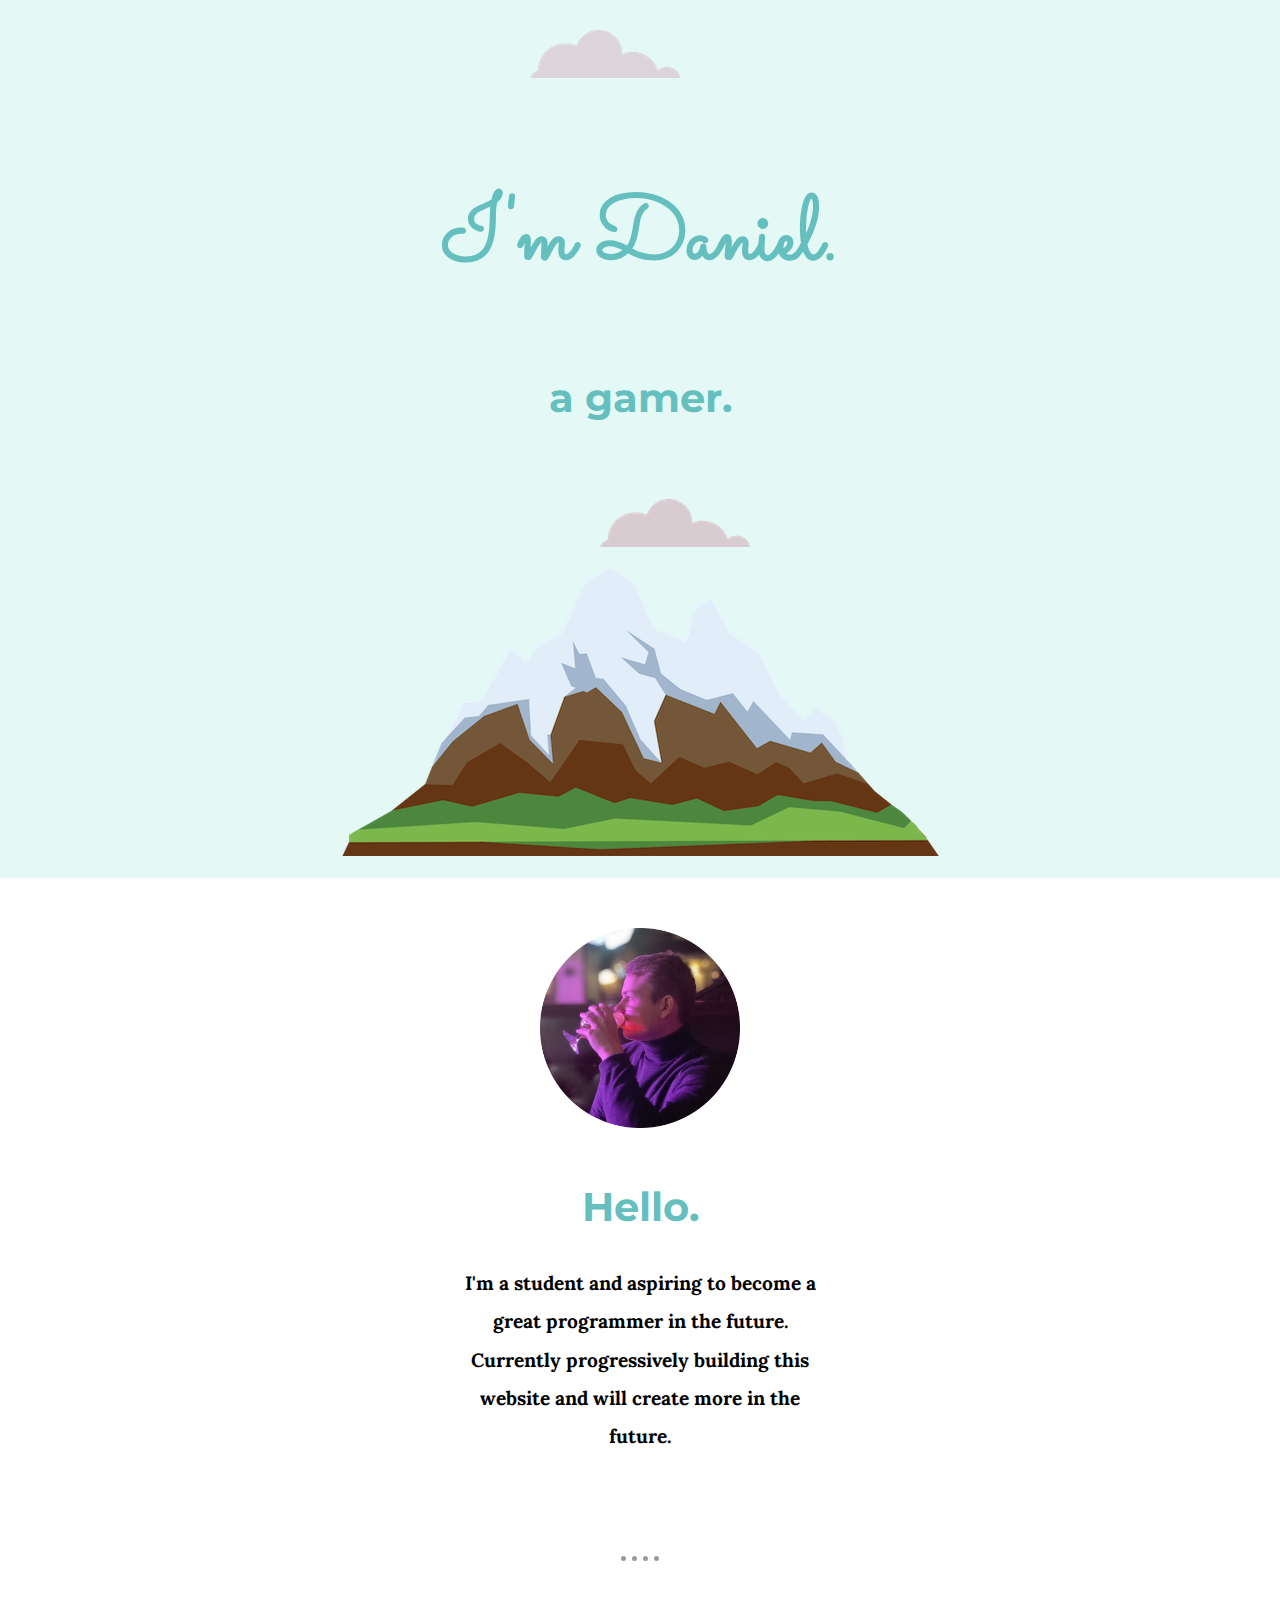
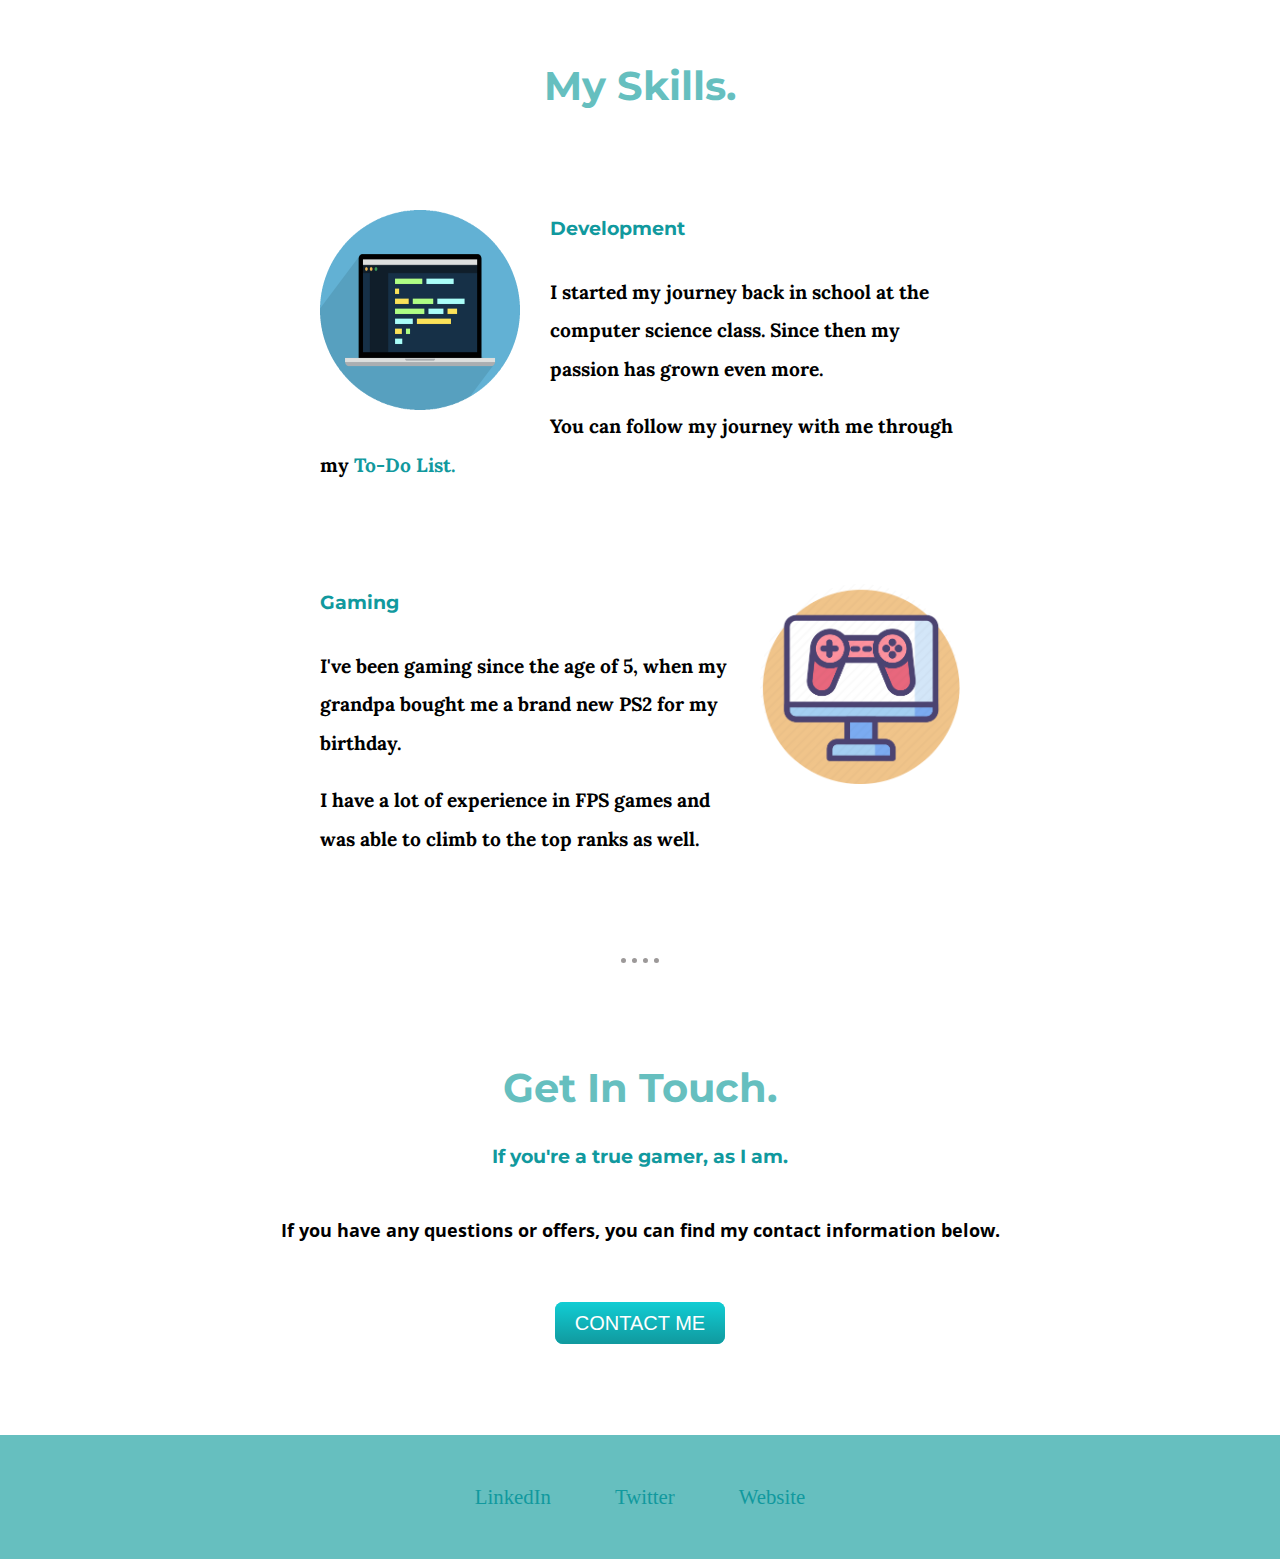
<file: index.html>
<!DOCTYPE html>
<html lang="en">

<head>
    <meta charset="UTF-8">
    <meta http-equiv="X-UA-Compatible" content="IE=edge">
    <meta name="viewport" content="width=device-width, initial-scale=1.0">
    <title>Ganz Dev / Web Developer</title>
    <link rel="stylesheet" href="css/styles.css">
    <link rel="icon" href="favicon.ico?v=2">
    <link rel="preconnect" href="https://fonts.googleapis.com">
    <link rel="preconnect" href="https://fonts.gstatic.com" crossorigin>
    <link
        href="https://fonts.googleapis.com/css2?family=Lora&family=Merriweather&family=Montserrat&family=Open+Sans&family=Sacramento&display=swap"
        rel="stylesheet">

</head>

<body>
    <div class="top-container">
        <img class="top-cloud" src="images/cloud.png" alt="top-cloud-img">
        <h1>I'm Daniel.</h1>
        <h2>a gamer.</h2>
        <img class="bot-cloud" src="images/cloud.png" alt="bot-cloud-img">
        <img src="images/mountain.png" alt="mountain-img">
    </div>


    <div class="middle-container">
        <div class="profile">
            <img class="ganja" src="images/ganja2.png" alt="">
            <h2>Hello.</h2>
            <h4 class="profile-about">I'm a student and aspiring to become a great programmer in the future.
                Currently progressively building this website and will create more in the future.
            </h4>
        </div>
        <hr>
        <div class="skills">
            <h2>My Skills.</h2>
            <div class="skill-row">
                <img class="code-png" src="images/developer.gif" alt="">
                <h3>Development</h4>
                    <h4>I started my journey back in school at the computer science class. Since then my passion
                        has
                        grown
                        even more.
                        <p>You can follow my journey with me through my <a href="todo-list.html">To-Do List.</a></p>
                    </h4>
            </div>
            <div class="skill-row">
                <img class="gaming-png" src="images/gaming.png" alt="">
                <h3>Gaming</h3>
                <h4>I've been gaming since the age of 5, when my grandpa bought me a brand new PS2 for my birthday.
                    <p>I have a lot of experience in FPS games and was able to climb to the top ranks as well.
                    </p>
                </h4>
            </div>
        </div>
        <hr>
        <div class="contact-me">
            <h2>Get In Touch.</h2>
            <h3>If you're a true gamer, as I am.</h3>
            <h5 class="bottom-container-3rd-line">If you have any questions or offers, you can find my contact
                information below.</h5>
            <a class="btn" href="mailto:ganzha.dev@gmail.com">CONTACT ME</a>
        </div>
    </div>


    <div class="bottom-container">
        <a h1 class="footer-link" href="https://www.linkedin.com/in/daniel-ganzha-018b18256/"
            target="_blank">LinkedIn</a>
        <a class="footer-link" href="https://twitter.com/AbsUnit_" target="_blank">Twitter</a>
        <a class="footer-link" href="https://ganzdev.github.io/ganzdev/" target="_blank">Website</a>
    </div>

</body>

</html>
</file>
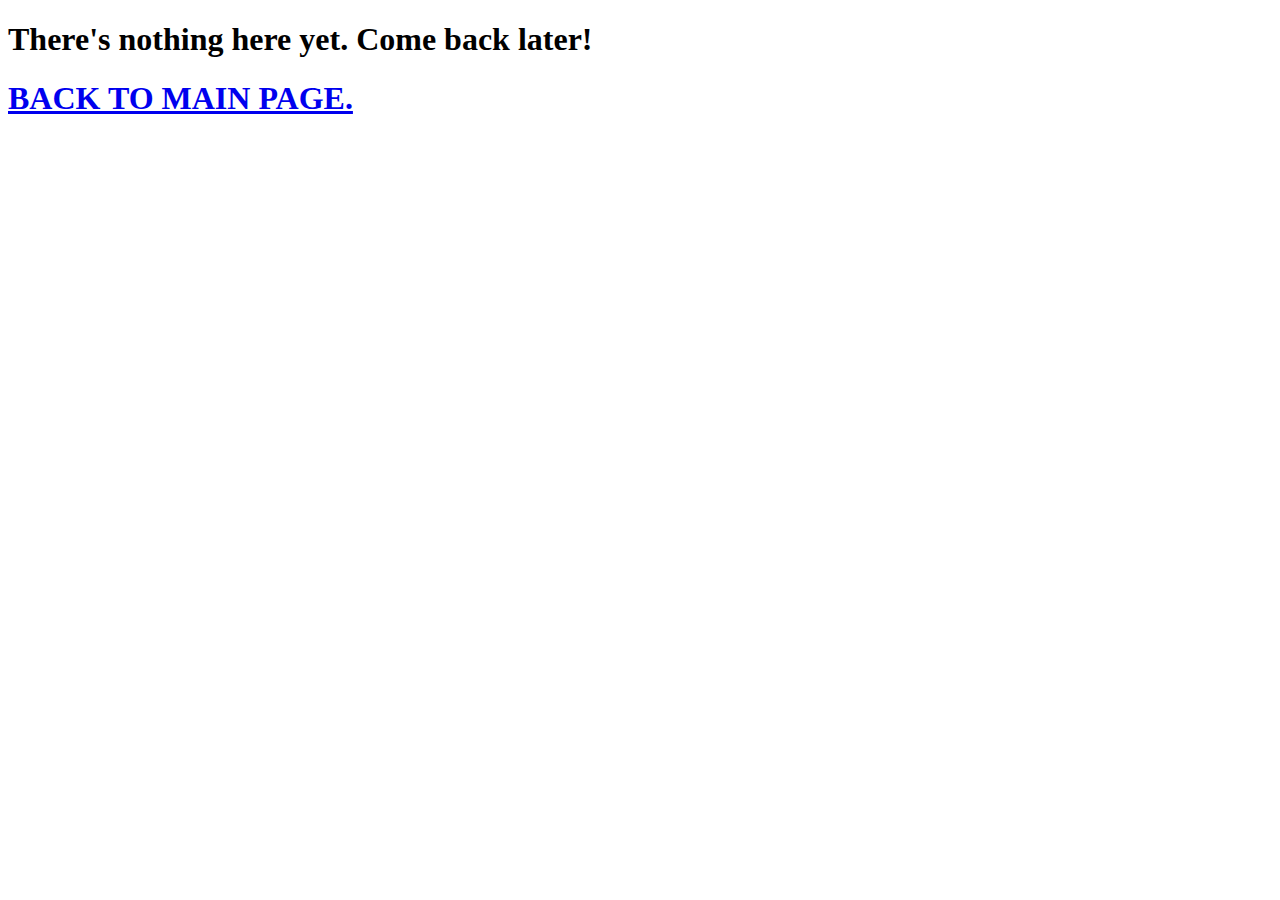
<file: todo-list.html>
<!DOCTYPE html>
<html lang="en">

<head>
    <meta charset="UTF-8">
    <meta http-equiv="X-UA-Compatible" content="IE=edge">
    <meta name="viewport" content="width=device-width, initial-scale=1.0">
    <title>My To-Do List</title>
</head>

<body>
    <h1>There's nothing here yet. Come back later!
    </h1>

    <h1><a href="index.html">BACK TO MAIN PAGE.</a></h1>
</body>

</html>
</file>
<file: css/styles.css>
a {
    color: #11999E;
}

body {
    margin: 0px;
    text-align: center;
}

h1 {
    margin: 50px auto 0 auto;
    font-family: 'Sacramento', cursive;
    font-size: 5.625rem;
    color: #66BFBF;
    line-height: 2;
}

h2 {
    font-family: 'Montserrat', sans-serif;
    font-size: 2.5rem;
    margin-top: 0;
    color: #66BFBF;
    /* font-weight: normal; */

}

h3 {
    font-family: 'Montserrat', sans-serif;
    color: #11999E;
}

h4 {
    font-family: 'Lora', serif;
    font-size: 1.2rem;
}

h5 {
    font-family: 'Open Sans', sans-serif;
    font-size: 1.1rem;
}

hr {
    border-style: dotted none none;
    border-width: 5px;
    border-color: rgb(156, 153, 153);
    width: 3%;
    margin: 100px auto 100px auto;
}


.bottom-container {
    word-wrap: break-word;
    background-color: #66BFBF;
    padding: 50px;
    margin-top: 100px;
}

.bottom-container-3rd-line {
    margin: 50px auto 70px auto;
}

.credits {
    color: #EAF6F6;
}

.bot-cloud {
    position: absolute;
    left: 600px;
}

.footer-link {
    padding: 30px;
    font-size: 1.3rem;
    color: #11999E;

}

.middle-container {
    word-wrap: break-word;
}

.top-container {
    padding-top: 100px;
    font-family: Verdana, Geneva, Tahoma, sans-serif;
    background-color: #E4F9F5;
    font-family: 'Merriweather', serif;
    position: relative;
    line-height: 3.4;
}

.top-cloud {
    position: absolute;
    right: 600px;
    top: 30px;
    opacity: 0.8;
}

.code-png {
    width: 200px;
    height: 200px;
    float: left;
    margin-right: 30px;
}

.gaming-png {
    width: 200px;
    height: 200px;
    float: right;
    overflow: auto;
    margin-left: 30px;
}

.ganja {
    width: 200px;
    height: 200px;
    margin: 50px auto;
}

.profile {
    /* margin: 100px auto 100px auto; */
}

.profile-about {

    inline-size: 30%;
    margin: auto;
    line-height: 2;

}

.skill-row {
    width: 50%;
    margin: 100px auto 100px auto;
    text-align: left;
    line-height: 2;
}

.skills {
    /* padding-top: 30px; */
}

.btn {
    background: #11cdd4;
    background-image: -webkit-linear-gradient(top, #11cdd4, #11999e);
    background-image: -moz-linear-gradient(top, #11cdd4, #11999e);
    background-image: -ms-linear-gradient(top, #11cdd4, #11999e);
    background-image: -o-linear-gradient(top, #11cdd4, #11999e);
    background-image: linear-gradient(to bottom, #11cdd4, #11999e);
    -webkit-border-radius: 8;
    -moz-border-radius: 8;
    border-radius: 8px;
    font-family: Arial;
    color: #ffffff;
    font-size: 20px;
    padding: 10px 20px 10px 20px;
    text-decoration: none;

}

.btn:hover {
    background: #30e3cb;
    background-image: -webkit-linear-gradient(top, #30e3cb, #2bc4ad);
    background-image: -moz-linear-gradient(top, #30e3cb, #2bc4ad);
    background-image: -ms-linear-gradient(top, #30e3cb, #2bc4ad);
    background-image: -o-linear-gradient(top, #30e3cb, #2bc4ad);
    background-image: linear-gradient(to bottom, #30e3cb, #2bc4ad);
    text-decoration: none;
}

a:link {
    text-decoration: none;
}


a:visited {
    text-decoration: none;
}


a:hover {
    text-decoration: none;
}


a:active {
    text-decoration: none;
}
</file>
